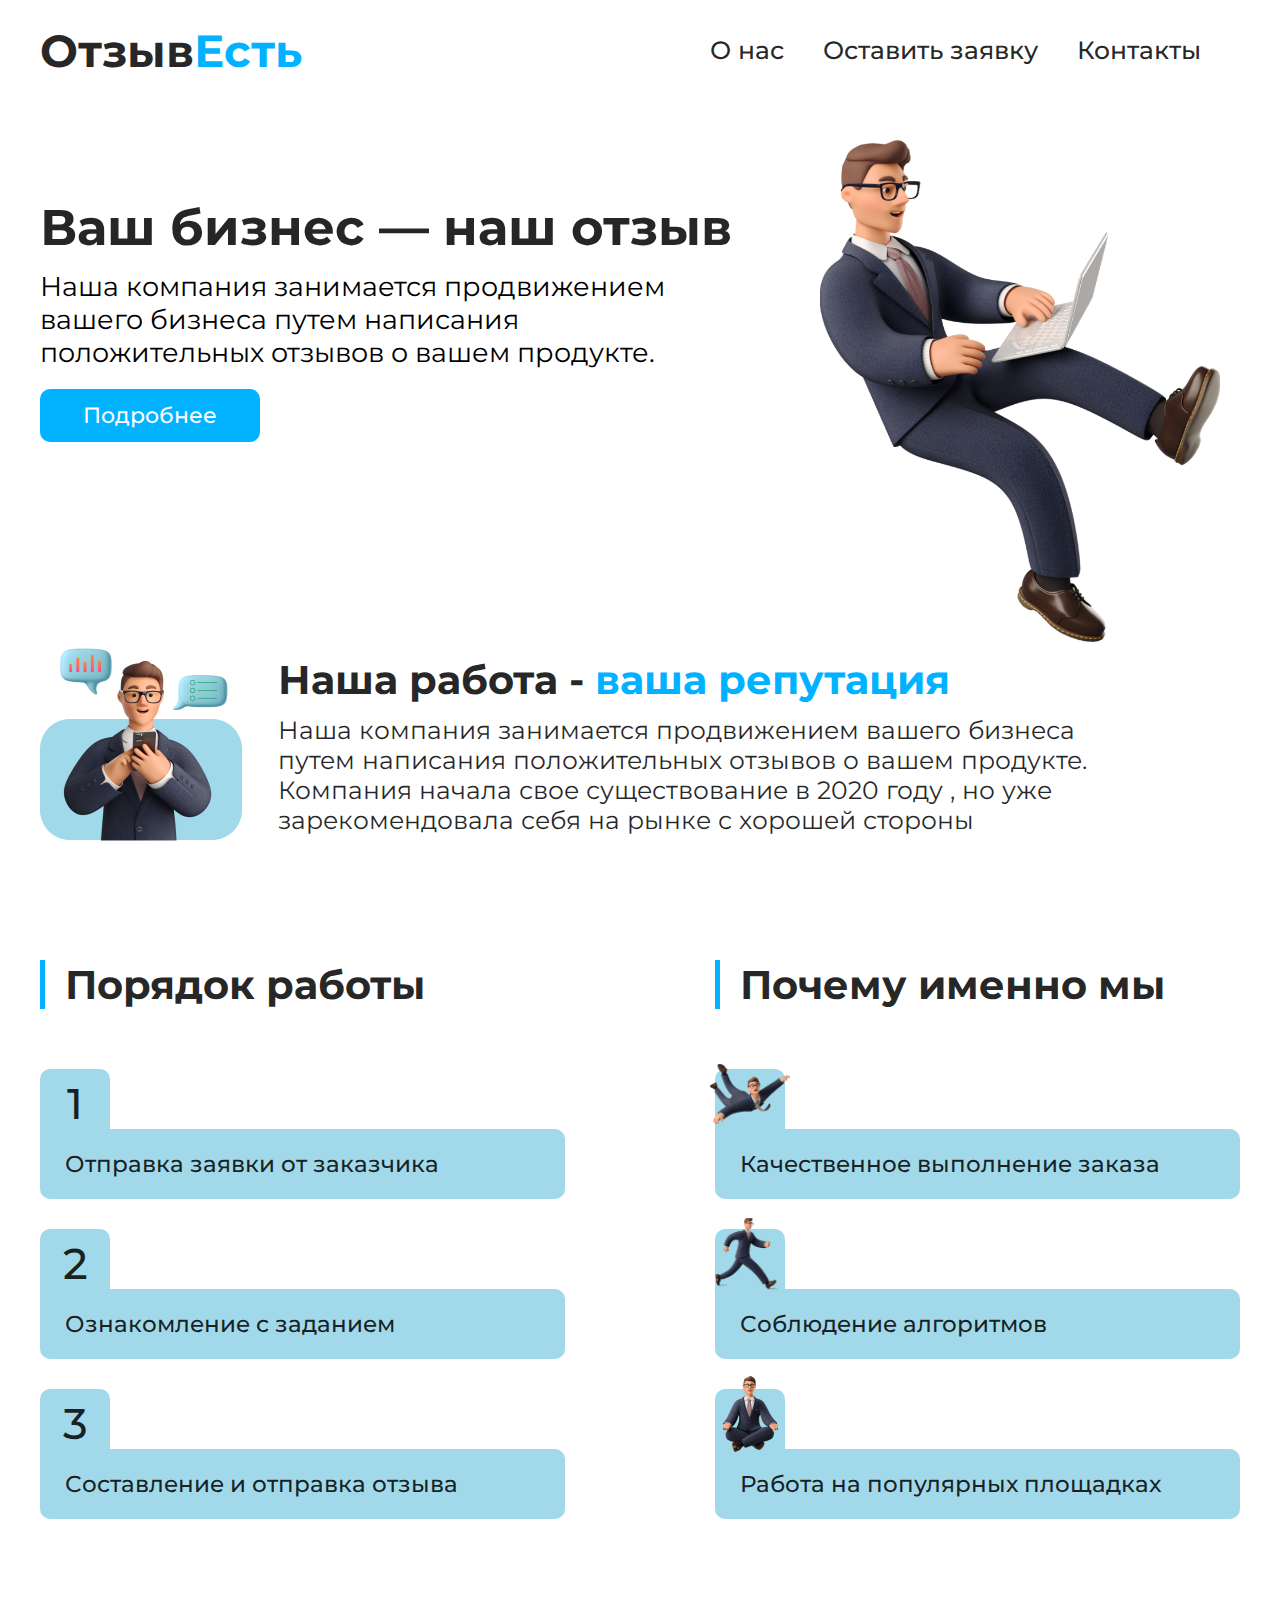
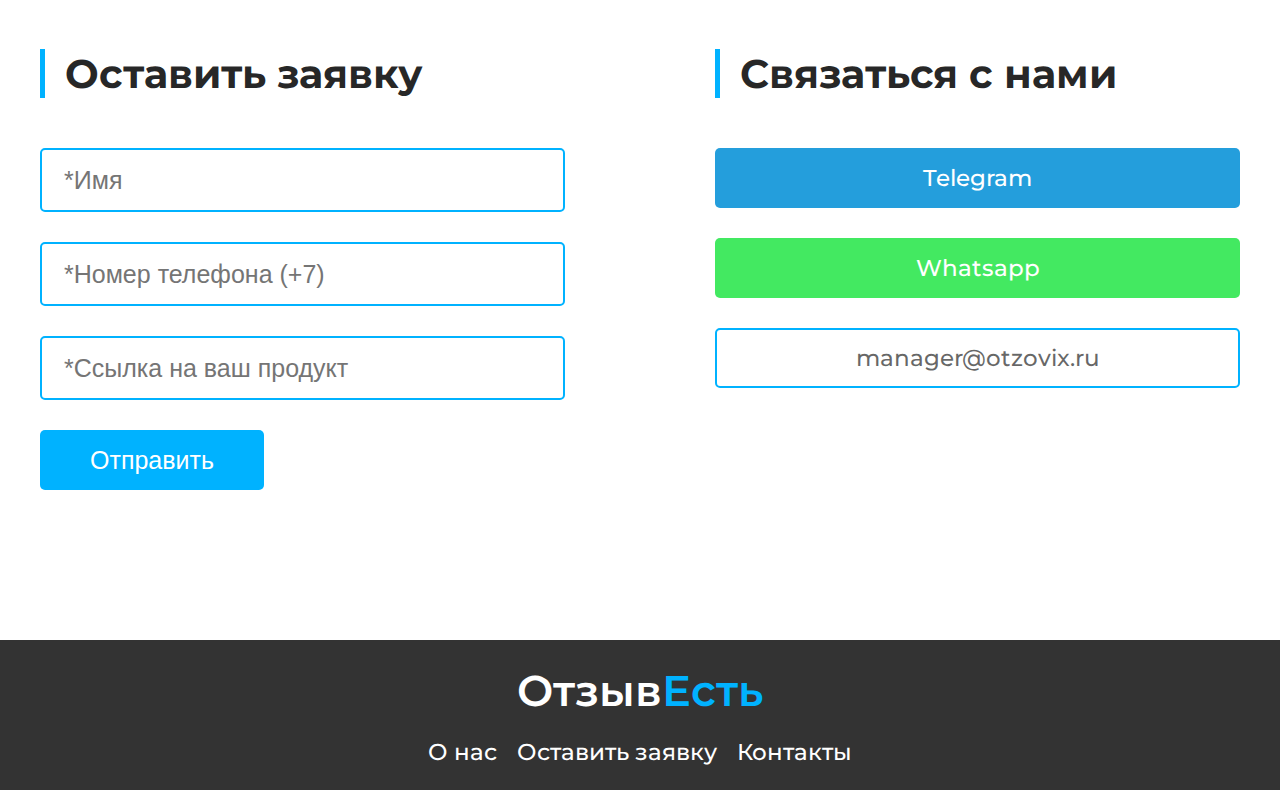
<file: index.html>
<!DOCTYPE html>
<html lang="en">
<head>
    <meta charset="UTF-8">
    <meta http-equiv="X-UA-Compatible" content="IE=edge">
    <meta name="viewport" content="width=device-width, initial-scale=1.0 , minimum-scale=1.0 , maximum-scale=1.0 , user-scalable=no">
    <meta property="og:title" content="ОтзывЕсть - Дайте волю вашему бизнесу">
    <meta property="og:site_name" content="otzivest.ru">
    <meta property="og:url" content="https://otzivest.ru">
    <meta property="og:description" content="Наша компания занимается продвижением бизнеса
    путем написания положительных отзывов о вашем продукте.
    Компания начала свое существование в 2020 году , но уже 
    зарекомендовала себя на рынке с хорошей стороны">
    <meta property="og:image" content="assets/img/prewiew.png">
    <meta name = 'Keywords' content = 'Отзыв, Оставить Отзыв, Рейтинг, Бизнес, Поднять рейтинг, Оставить отзыв'>
    <link rel ='stylesheet' href = 'assets/style.css'>
    <link rel ='stylesheet' href = 'assets/media.css'>
    <link rel="shortcut icon" href="assets/img/xlogo.png" type="image/x-icon">
    <title>ОтзывЕсть - Дайте волю вашему бизнесу</title>
</head>
<body id = 'body'>
    <div class="wrapper">
        <header>
            <div class="header__container flex">
                <div class="header__logo flex aic">
                    <a href = '/'>Отзыв<span class = 'blue'>Есть</span></a>
                </div>
                <div class="header__navigation flex aic">
                    <ul class ='header__nav flex'>
                        <a href = '#about'><li>О нас</li></a>
                        <a href = '#send'><li>Оставить заявку</li></a>
                        <a href = '#contact'><li>Контакты</li></a>
                    </ul>
                </div>
            </div>
        </header>
        <div class="container">
            <div class="prewiew">
                <div class="prewiew__prew">
                    Ваш бизнес — наш отзыв</span> 
                </div>
                <div class="prewiew__disc">
                    Наша компания занимается продвижением <br>
                    вашего бизнеса путем написания <br>
                    положительных отзывов о вашем продукте. 
                </div>
                <div class="prewiew__btn__area flex">
                    <div class="prewiew__btn flex aic jcc" onclick="openModal();">
                        Подробнее
                    </div>
                </div>    
            </div>
            <img src = 'assets/img/main.png' class = 'main__img'>
            <div class="opt flex aic">
                <div class="opt__img">
                    <img src ='assets/img/manage.png' class = 'manage__img'>
                </div>
                <div class="opt__info flex" id = 'about'>
                    <div class="opt__prew">
                        Наша работа - <span class = 'blue'>ваша репутация</span>
                    </div>
                    <div class="opt__disc">
                        Наша компания занимается продвижением вашего бизнеса <br>
                        путем написания положительных отзывов о вашем продукте. <br>
                        Компания начала свое существование в 2020 году , но уже <br>
                        зарекомендовала себя на рынке с хорошей стороны
                    </div>
                </div>
            </div>
            <div class="work" >
                <div class="row">
                    <div class="col">
                        <div class="col__tittle">
                            <span>Порядок работы</span>
                        </div>
                        <div class="col__card flex">
                            <div class="card__number flex jcc aic">
                                1
                            </div>
                            <div class="card__disc flex aic">
                                <span>Отправка заявки от заказчика</span>
                            </div>
                        </div>
                        <div class="col__card flex" style = 'top:70px;'>
                            <div class="card__number flex jcc aic">
                                2
                            </div>
                            <div class="card__disc flex aic">
                                <span>Ознакомление с заданием</span>
                            </div>
                        </div>
                        <div class="col__card flex" style = 'top:90px;'>
                            <div class="card__number flex jcc aic">
                                3
                            </div>
                            <div class="card__disc flex aic">
                                <span>Составление  и отправка отзыва</span>
                            </div>
                        </div>
                    </div>
                    <div class="col">
                        <div class="col__tittle">
                            <span>Почему именно мы</span>
                        </div>
                        <div class="col__card flex">
                            <div class="card__number flex jcc aic">
                                <img src = 'assets/img/1.png' class = 'card__img'>
                            </div>
                            <div class="card__disc flex aic">
                                <span>Качественное выполнение заказа</span>
                            </div>
                        </div>
                        <div class="col__card flex" style = 'top:70px;'>
                            <div class="card__number flex jcc aic">
                                <img src = 'assets/img/2.png' class = 'card__img step'>
                            </div>
                            <div class="card__disc flex aic">
                                <span>Соблюдение алгоритмов </span>
                            </div>
                        </div>
                        <div class="col__card flex" style = 'top:90px;'>
                            <div class="card__number flex jcc aic">
                                <img src = 'assets/img/3.png' class = 'card__img leavetate'>
                            </div>
                            <div class="card__disc flex aic">
                                <span>Работа на популярных площадках</span>
                            </div>
                        </div>
                    </div>
                </div>
            </div>
            <div class="contact">
                <div class="row">
                    <div class="col" id = 'send'>
                        <div class="col__tittle">
                            <span>Оставить заявку</span>
                        </div>
                        <form class = 'contact__form' action = 'send.php' method="post">
                            <input placeholder="*Имя" class = 'contact__name mg30' name="name">
                            <input placeholder="*Номер телефона (+7)" class = 'contact__name mg30' name = "tel">
                            <input placeholder="*Ссылка на ваш продукт" class = 'contact__name mg30' name ="lnk">
                            <button class = 'contact__btn'>Отправить</button>
                        </form>
                    </div>
                    <div class="col" id = 'contact'>
                        <div class="col__tittle">
                            <span>Связаться с нами</span>
                        </div>
                        <div class="contact__btn__area">
                            <a href = 'https://t.me/lovkach404'>
                                <div class="col__telegram mg30 flex jcc aic">
                                    Telegram
                                </div>
                            </a>
                            <a href = 'https://t.me/lovkach404'>
                                <div class="col__whatsapp mg30 flex jcc aic">
                                    Whatsapp
                                </div>
                            </a>
                            <a href = 'mailto:manager@otzovix.ru'>
                                <div class="col__mail mg30 flex jcc aic">
                                    manager@otzovix.ru
                                </div>
                            </a>
                        </div>   
                    </div>
                </div>
            </div>
        </div>
        <footer>
            <div class="footer flex aic jcc">
                <div class="footer__logo">
                    <a href = '/'>Отзыв<span class = 'blue'>Есть</span></a>
                </div>
                <ul class ='footer__nav flex jcc'>
                    <a href = '#about'><li>О нас</li></a>
                    <a href = '#send'><li>Оставить заявку</li></a>
                    <a href = '#contact'><li>Контакты</li></a>
                </ul>
            </div>
        </footer>
    </div>
    <div class="modal flex jcc aic" id = 'modal'>
        <div class="modal__window">
            <div class="window__close__area flex">
                <div class="window__close flex jcc aic" onclick = 'closeModal();'>
                    x
                </div>
            </div>
            <div class="window__prewiew">
                Чем занимается наша компания?
            </div>
            <div class="window__discription">
                Наша компания занимается продвижением бизнеса путем 
                написания положительных отзывов о вашем продукте. 
                Компания начала свое существование в 2020 году , но уже 
                зарекомендовала себя на рынке с хорошей стороны
            </div>
            <div class="window__prewiew">
                Как проходит сделка?
            </div>
            <div class="window__discription">
                Наши работники предоставляют реквизиты для оплаты услуги.После получения оплаты, мы начинаем составлять отзыв 
                специально для вашей компании (мы не используем шаблонные 
                отзывы и текста). Советуемся с вами и выкладываем отзыв на
                желаемую площадку рейтинга.
            </div>
        </div>
    </div>
    <script type="text/javascript" >
    (function(m,e,t,r,i,k,a){m[i]=m[i]||function(){(m[i].a=m[i].a||[]).push(arguments)};
    m[i].l=1*new Date();k=e.createElement(t),a=e.getElementsByTagName(t)[0],k.async=1,k.src=r,a.parentNode.insertBefore(k,a)})
    (window, document, "script", "https://mc.yandex.ru/metrika/tag.js", "ym");
    
    ym(86831226, "init", {
    clickmap:true,
    trackLinks:true,
    accurateTrackBounce:true
    });
    </script>
    <noscript><div><img src="https://mc.yandex.ru/watch/86831226" style="position:absolute; left:-9999px;" alt="" /></div></noscript>
<script src = 'assets/script.js'></script>
</body>
</html>
</file>
<file: assets/style.css>
@import url('https://fonts.googleapis.com/css2?family=Montserrat:wght@300;400;500;600;700;800;900&display=swap');
body{
    z-index: -1;
    position: absolute;
    margin:0;
    font-family: 'Montserrat', sans-serif;
    background:#fff;
    height: 100%;
    width:100%;
}
*
{
    padding:0;
    margin:0;
}
img
{
    pointer-events: none;
}
a
{
    text-decoration: none;
    color:unset;
}
::-webkit-scrollbar {
    width: 6px;
}
 
::-webkit-scrollbar-track {
    background-color: unset;
}
 
::-webkit-scrollbar-thumb {
    border-radius: 5px;
    background-color:#00B2FF;
}
::selection
{
    background: #76cef386;
}
:active, :hover, :focus 
{
    outline: 0;
    outline-offset: 0;
}
.flex
{
    display: flex;
}
.jcc
{
    justify-content: center;
}
.aic
{
    align-items: center;
}
.blue
{
    color:#00B2FF;
    white-space: pre;
}
.wrapper
{
    z-index: -1;
    top:0px;
    position:absolute;
    width:100%;
    height: auto;
}
.container , .header__container
{
    
    position: relative;
    max-width:1700px;
    margin: auto;
    height: 100%;
}
.container
{
    z-index: -2;   
}
.header__container
{
    flex-direction: row;
}
header
{
    position: absolute;
    top:0px;
    z-index: -1;
    left:0px;
    width:100%;
    height:100px;
}
.header__logo
{
    z-index:1;
    height: 100%;
    font-weight: 700;
    font-size: 45px;
    line-height: 55px;
    color: rgba(0, 0, 0, 0.85);
}
.header__navigation
{
    justify-content: flex-end;
    position: relative;
    width:100%;
    height: 100%;
}
.header__nav
{
    flex-direction: row;
    list-style: none;
}
.header__nav li
{
    position: relative;
    margin-right:39px;
    font-weight: 500;
    font-size: 25px;
    line-height: 30px;
    color: rgba(0, 0, 0, 0.85);
    transition-duration: 0.2s;
    transition-delay: 0ms;
}
.header__nav li:hover
{
    top:-2px;
    border-bottom: 2px solid #00B2FF;
}
.prewiew
{
    position: relative;
    top:200px;
    width:60%;
    height: 400px;
}
.prewiew__prew
{
    font-weight: bold;
    font-size: 50px;
    line-height: 55px;
    color: rgba(0, 0, 0, 0.85);
}
.prewiew__disc
{
    margin-top:15px;
    font-weight: normal;
    font-size: 27px;
    line-height: 33px;
    color: #000000;
}
.prewiew__btn
{
    margin-top:20px;
    width:max-content;
    padding: 13px 43px 13px 43px;
    background-color: #00B2FF;
    color:#fff;
    font-weight: 500;
    font-size: 22px;
    line-height: 27px;
    border-radius: 10px;
    transition: 0.5s ease;
    cursor: pointer;
}
.prewiew__btn:hover
{
    background: #fff;
    border:1px solid #00B2FF;
    color:#00B2FF;
}
.main__img
{
    position: absolute;
    top:140px;
    left:65%;
    width:400px;  
    animation: main 35s ease-in-out infinite; 
}
@keyframes main
{
    25% 
    { 
        transform:rotate(10deg);
    }    
    50% 
    { 
        transform:rotate(-5deg);
    }  
    75% 
    { 
        transform:rotate(10deg);
    }   
    
}
.opt
{
    position: relative;
    top:230px;
    width:100%;
    height: 230px;
}
.manage__img
{
    width:208px;
}
.opt__info
{
    position: relative;
    justify-content: center;
    top:0px;
    left:30px;
    flex-direction: column;
}
.opt__prew
{
    font-weight: bold;
    font-size: 40px;
    line-height: 49px;
    color: rgba(0, 0, 0, 0.85);    
}
.opt__disc
{
    margin-top:11px;
    font-weight: normal;
    font-size: 25px;
    line-height: 30px;
    color: rgba(0, 0, 0, 0.85);
}
.work
{
    position: relative;
    top:330px;
    width:100%;
    height: max-content;
}
.row
{
    display: grid;
    grid-template-columns: repeat(2,1fr);
    grid-gap:150px;
    width:100%;
    height: 100%;
}
.col__tittle
{
    font-weight: bold;
    font-size: 40px;
    line-height: 49px;
    color: rgba(0, 0, 0, 0.85); 
    border-left: 5px solid #00B2FF;
}
.col__tittle span
{
    margin-left:20px;
}
.col__card
{
    position: relative;
    flex-direction: column;
    top:50px;
}
.card__number
{
    position: relative;
    top:10px;
    width: 70px;
    height: 70px;
    background: #A1D9EA;
    border-radius: 10px;
    font-weight: 500;
    font-size: 43px;
    line-height: 52px;
    color: rgba(0, 0, 0, 0.85);    
}
.card__disc
{
    position: relative;
    width:100%;
    height: 70px;
    background: #A1D9EA;
    border-radius: 0px 10px 10px 10px;
    font-weight: 500;
    font-size: 23px;
    line-height: 28px;
    color: rgba(0, 0, 0, 0.85);
}
.card__disc span
{
    margin-left:25px;
}
.card__img
{
    position: relative;
    top: -10px;
    left:0px;
    width:80px;
    z-index: 1;
    height: auto;
}
.leavetate
{
    width: 55px;
    height: auto;
}
.step
{
    width:70px;
}
.contact
{
    position: relative;
    top:550px;
    width:100%;
}
.contact__name
{
    width:100%;
    padding: 15px 22px;
    background-color: #fff;
    border: 2px solid #00B2FF;
    box-sizing: border-box;
    border-radius: 5px;
    font-weight: 400;
    font-size: 25px;
    line-height: 30px;
    color: rgba(0, 0, 0, 0.6);
}
.contact__form
{
    position: relative;
    top:50px;
}
.mg30
{
    margin-bottom: 30px;
}
.contact__btn
{
    padding: 15px 50px;
    background: #00B2FF;
    border-radius: 5px;
    font-weight: 500;
    font-size: 25px;
    line-height: 30px;
    color: #FFFFFF; 
    border:none;  
    transition: 0.5s ease;
    cursor: pointer; 
}
.contact__btn:hover
{
    background: #fff;
    border:1px solid #00B2FF;
    color:#00B2FF;
}
.contact__btn__area
{
    position: relative;
    top:50px;
}
.col__telegram , .col__whatsapp , .col__mail
{
    width:100%;
    height: 60px;
    background: #249EDC;
    border-radius: 5px;
    font-weight: 500;
    font-size: 23px;
    line-height: 30px;
    color: #FFFFFF; 
    transition: 0.5s ease;
    cursor: pointer;  
}
.col__telegram:hover
{
    background: #fff;
    border:1px solid #00B2FF;
    color:#00B2FF;
}
.col__whatsapp:hover
{
    background: #fff;
    border:1px solid #43e961;
    color:#43e961;
}
.col__whatsapp
{
    background: #43e961;
}
.col__mail
{
    background: #FFFFFF;
    border: 2px solid #00B2FF;
    box-sizing: border-box;
    border-radius: 5px;
    color: rgba(0, 0, 0, 0.6);
}
footer
{
    position: relative;
    bottom: -750px;
    width:100%;
    height: 150px;
    background: rgba(0, 0, 0, 0.8);
}
.footer
{
    flex-direction: column;
    width:100%;
    height: 100%;
}
.footer__logo
{
    font-weight: 600;
    font-size: 43px;
    color: #FFFFFF;    
}
.footer__nav
{
    width:100%;
    margin-top:20px;
    list-style: none;
}
.footer__nav li
{
    font-weight: 500;
    padding: 0px 10px;
    font-size: 23px;
    line-height: 30px;
    color: #FFFFFF;
    cursor: pointer;
}
.modal
{
    display: none;
    z-index: 3;
    position: fixed;
    top:auto;
    left:0px;
    width:100%;
    height: 100%;
    background: rgba(0, 0, 0, 0.7);
}
.modal__window
{
    position: relative;
    width:60%;
    padding: 24px 30px;
    height: max-content;
    max-height: 400px;
    background: #F2F2F2;
    border-radius: 10px;
    -webkit-animation-name: animatetop;
    -webkit-animation-duration: 0.6s;
    animation-name: animatetop;
    animation-duration: 0.6s;
    overflow:auto;
}
@-webkit-keyframes animatetop {
    from {top:-300px; opacity:0} 
    to {top:0; opacity:1}
}

@keyframes animatetop {
    from {top:-300px; opacity:0}
    to {top:0; opacity:1}
}
.window__prewiew
{
    position: relative;
    font-weight: 500;
    font-size: 23px;
    line-height: 28px;
    color: #000000;    
}
.window__discription
{
    position: relative;
    margin:5px 0px 15px 0px;
    font-weight: normal;
    font-size: 16px;
    line-height: 20px;
    color: rgba(0, 0, 0, 0.85);    
}
.window__close__area
{
    position: absolute;
    left:0px;
    top:0px;
    width:100%;
    height: max-content;
    justify-content: flex-end;
}
.window__close
{
    position: fixed;
    width:35px;
    height: 35px;
    background: #FFFFFF;
    box-shadow: 0px 4px 4px rgba(0, 0, 0, 0.05);
    border-radius: 0px 10px 0px 10px;
    font-weight: 600;
    font-size: 20px;
    line-height: 24px;
    color: #00B2FF;
    cursor: pointer;
}
</file>
<file: assets/media.css>
/*HEADER ADAPIVE*/

@media(max-width:1750px)
{
    .header__container
    {
        max-width:1400px;
    }
}
@media(max-width:1450px)
{
    .header__container
    {
        max-width:1200px;
    }
}
@media(max-width:1250px)
{
    .header__container
    {
        max-width:1000px;
    }
}
@media(max-width:1050px)
{
    .header__container
    {
        max-width:900px;
    }
}
@media(max-width:955px)
{
    .header__container
    {
        top:15px;
        flex-direction:column;
        max-width:900px;
    }
    .header__logo
    {
        justify-content: center;
    }
    .header__nav
    {
        padding: 0;
        align-items: center;
        text-align: center;
    }
    .header__nav li
    {
        margin: 0;
        padding: 0px 15px 0px 15px;
    }
    .header__navigation
    {
        justify-content: center;
    }
}
@media(max-width:550px)
{
    .header__nav li
    {
        font-size: 22px;
    }
}
@media(max-width:460px)
{
    .header__nav
    {
        margin:0;
    }
    .header__logo
    {
        font-size: 38px;
    }
    .header__nav li
    {
        font-size: 18px;
    }
}
@media(max-width:390px)
{
    .header__nav
    {
        padding-top:4px;
        margin:0;
    }
    .header__logo
    {
        font-size: 33px;
    }
    .header__nav li
    {
        font-size: 16px;
        padding: 0px 10px 0px 10px;
    }
}


/*PREWIEW ADAPT*/


@media(max-width:1750px)
{
    .container
    {
        max-width:1400px;
    }
}
@media(max-width:1450px)
{
    .container
    {
        max-width:1200px;
    }
}
@media(max-width:1250px)
{
    .container
    {
        max-width:1000px;
    }
    .prewiew
    {
        width:67%;
    }
    .main__img
    {
        top:165px;
        left:75%;
        width:260px;
    }
    .opt__disc br
    {
        display: none;
    }
    .col__tittle
    {
        font-size: 37px;
    }
    .card__disc
    {
        font-size: 20px;
    }
    .contact__btn
    {
        padding: 15px 50px;
        font-size: 22px;
    }
}
@media(max-width:1050px)
{
    .container
    {
        max-width:900px;
    }
    .main__img
    {
        display:none;
    }
    .prewiew
    {
        width:100%;
    }
    .opt__prew
    {
        font-size:35px;
    }
    .opt__disc
    {
        font-size: 22px;
        width:90%;
    }
    .row
    {
        grid-gap:60px;
    }
}
@media(max-width:950px)
{
    .container
    {
        max-width:800px;
    }
    .prewiew__prew , .prewiew__disc
    {
        margin-top:20px;
        display: flex;
        justify-content: center;
        text-align: center;
    }
    .prewiew__btn__area
    {
        margin-top:10px;
        justify-content: center;
    }
    .opt
    {
        top:160px;
        flex-direction:column;
        height: max-content;
    }
    .opt__info
    {
        left:0px;
    }
    .opt__prew
    {
        margin-top:20px;
        justify-content: center;
        text-align: center;
        font-size:35px;
    }
    .opt__disc
    {
        position: relative;
        margin: auto;
        padding-top:15px;
        justify-content: center;
        text-align: center;
        font-size: 22px;
        width:90%;
    }
    .row
    {
        grid-template-columns: repeat(1,1fr);
        grid-gap:150px;
    }
}
@media(max-width:850px)
{
    .container
    {
        max-width:670px;
    }
}
@media(max-width:700px)
{
    .container
    {
        max-width:550px;
    }
    .prewiew
    {
        top:170px;
    }
    .prewiew__prew
    {
        font-size: 40px;
    }
    .prewiew__disc
    {
        font-size: 23px;
    }
    .prewiew__btn
    {
        font-size: 20px;
    }
    .work
    {
        top:300px;
    }
    .card__number
    {
        font-size: 37px;
    }
    .col__tittle
    {
        font-size: 35px;
    }
    .footer__nav li
    {
        font-size: 23px;
        padding: 0px 20px;
    }
}
@media(max-width:580px)
{
    .container
    {
        max-width:460px;
    }
    .prewiew__prew
    {
        font-size: 37px;
    }
    .prewiew__disc
    {
        font-size: 18px;
        line-height: 35px;
    }
    .prewiew__btn
    {
        font-size: 18px;
        padding: 11px 37px 11px 37px;
    }
    .prewiew__btn__area
    {
        margin-top:0px;
    }
    .prewiew__prew , .prewiew__disc
    {
        margin-top:10px;
    }
    .opt
    {
        top:130px;
    }
    .manage__img
    {
        width:150px;
    }
    .opt__prew
    {
        font-size: 30px;
        line-height: 45px;
    }
    .opt__disc
    {
        width:100%;
        font-size: 19px;
    }
    .col__tittle
    {
        font-size: 28px;
    }
    .contact
    {
        top:470px;
    }
    .contact__name
    {
        font-size: 20px;
    }
    .col__telegram
    {
        font-size: 20px;
    }
    .col__whatsapp
    {
        font-size: 20px;
    }
    .col__mail
    {
        font-size: 20px;
    }
    .footer__logo
    {
        font-size:40px;
    }
   
}
@media(max-width:480px)
{
    .container
    {
        max-width:400px;
    }
    .prewiew__prew
    {
        font-size: 30px;
        line-height: 45px;
    }
    .prewiew__disc
    {
        font-size: 17px;
        line-height: 28px;
    }
    .prewiew__btn
    {
        margin-top:16px;
        font-size: 16px;
        padding: 7px 30px 7px 30px;
    }
    .prewiew__btn__area
    {
        margin-top:0px;
    }
    .prewiew__prew , .prewiew__disc
    {
        margin-top:0px;
    }
    .opt
    {
        top:70px;
    }
    .manage__img
    {
        width:150px;
    }
    .work
    {
        top:230px;
    }
    .card__disc
    {
        font-size: 18px;
    }
    .card__img
    {
        width:65px;
    }
    .step
    {
        width:60px;
    }
    .leavetate
    {
        width:45px;
    }
    .col
    {
        position: relative;
        margin:auto;
        width:96%;
    }
    .contact__name
    {
        font-size: 20px;
    }
    .footer__nav li
    {
        font-size: 16px;
        padding: 0px 10px;
    }
    .contact__name
    {
        padding: 10px 22px;
        font-size: 18px;
    }
    .contact__btn
    {
        padding: 10px 50px;
        font-size:20px;
    }
    .col__telegram , .col__whatsapp , .col__mail
    {
        height: 55px;
        font-size:20px;
    }
    .window__discription
    {
        margin:15px 0px 15px 0px;
    }
}
@media(max-width:410px)
{
    .container
    {
        max-width:350px;
    }
    .prewiew__prew
    {
        font-size: 25px;
    }
    .prewiew__disc
    {
        font-size: 14px;
        line-height: 25px;
    }
    .prewiew__btn
    {
        font-size: 14px;
        padding: 5px 25px 5px 25px;
    }
    .prewiew__btn__area
    {
        margin-top:0px;
    }
    .prewiew__prew , .prewiew__disc
    {
        margin-top:0px;
    }
    .opt__prew
    {
        font-size: 25px;
        line-height: 42px;
    }
    .opt__disc
    {
        position: relative;
        padding-top:12px;
        margin:auto;
        width:90%;
        font-size: 17px;
    }
    .work
    {
        top:190px;
    }
    .contact
    {
        top:400px;
    }
}
</file>
